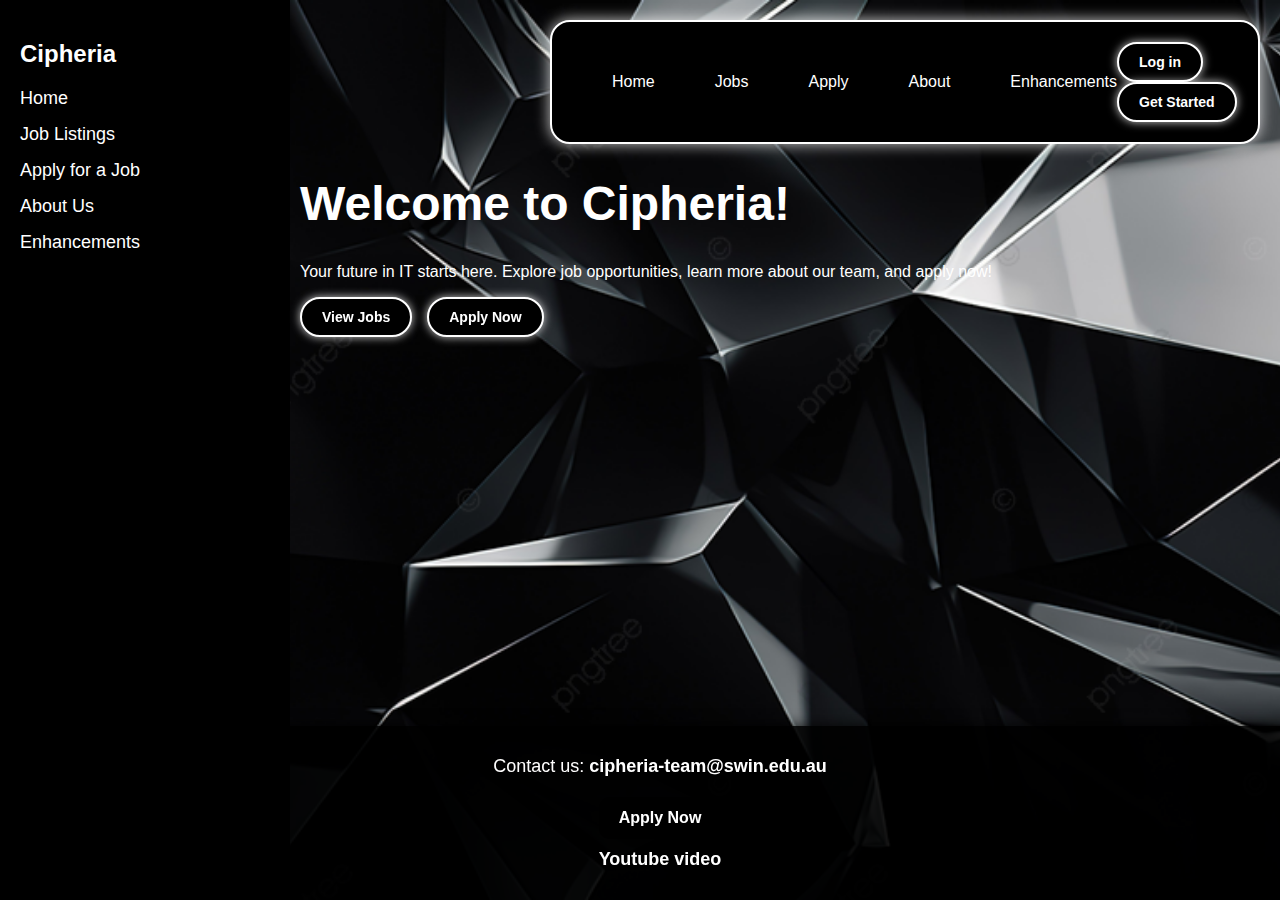
<file: fantastic4/index.html>
<!DOCTYPE html>
<html lang="en">
<head>
    <meta charset="UTF-8">
    <meta name="viewport" content="width=device-width, initial-scale=1.0">
    <title>Cipheria - Home</title>
    <link rel="stylesheet" href="indexstyles.css">
    <link href="https://fonts.googleapis.com/css2?family=Inter:wght@400;700&display=swap" rel="stylesheet">
</head>
<body>
    <div class="sidebar">
        <h2>Cipheria</h2>
        <ul>
            <li><a href="index.html">Home</a></li>
            <li><a href="jobs.html">Job Listings</a></li>
            <li><a href="apply.html">Apply for a Job</a></li>
            <li><a href="aboutus.html">About Us</a></li>
            <li><a href="enhancement.html">Enhancements</a></li>
        </ul>
    </div>

    <div class="main-content">
        <header>
            <nav>
                <ul>
                    <li><a href="index.html">Home</a></li>
                    <li><a href="jobs.html">Jobs</a></li>
                    <li><a href="apply.html">Apply</a></li>
                    <li><a href="about.html">About</a></li>
                    <li><a href="enhancement.html">Enhancements</a></li>
                </ul>
            </nav>
            <div class="auth-buttons">
                <a href="login.html"><button>Log in</button></a>
                <a href="apply.html"><button class="primary">Get Started</button></a>
            </div>            
        </header>

        <main>
            <h1>Welcome to Cipheria!</h1>
            <p>Your future in IT starts here. Explore job opportunities, learn more about our team, and apply now!</p>
            <div class="buttons">
                <a href="jobs.html"><button class="primary">View Jobs</button></a>
                <a href="apply.html"><button class="secondary">Apply Now</button></a>
            </div>
        </main> 
        <footer>
            <p>Contact us: <a href="mailto:cipheria-team@swin.edu.au">cipheria-team@swin.edu.au</a></p>
            <p><a href="apply.html"><button type="submit" class="signup-btn" > Apply Now</a></button></p>
            <p><a href="https://www.youtube.com/watch?v=8E3aLM1lmOE"> Youtube video</a></button></p>
        </footer>
    </div>
</body>
</html>
</file>
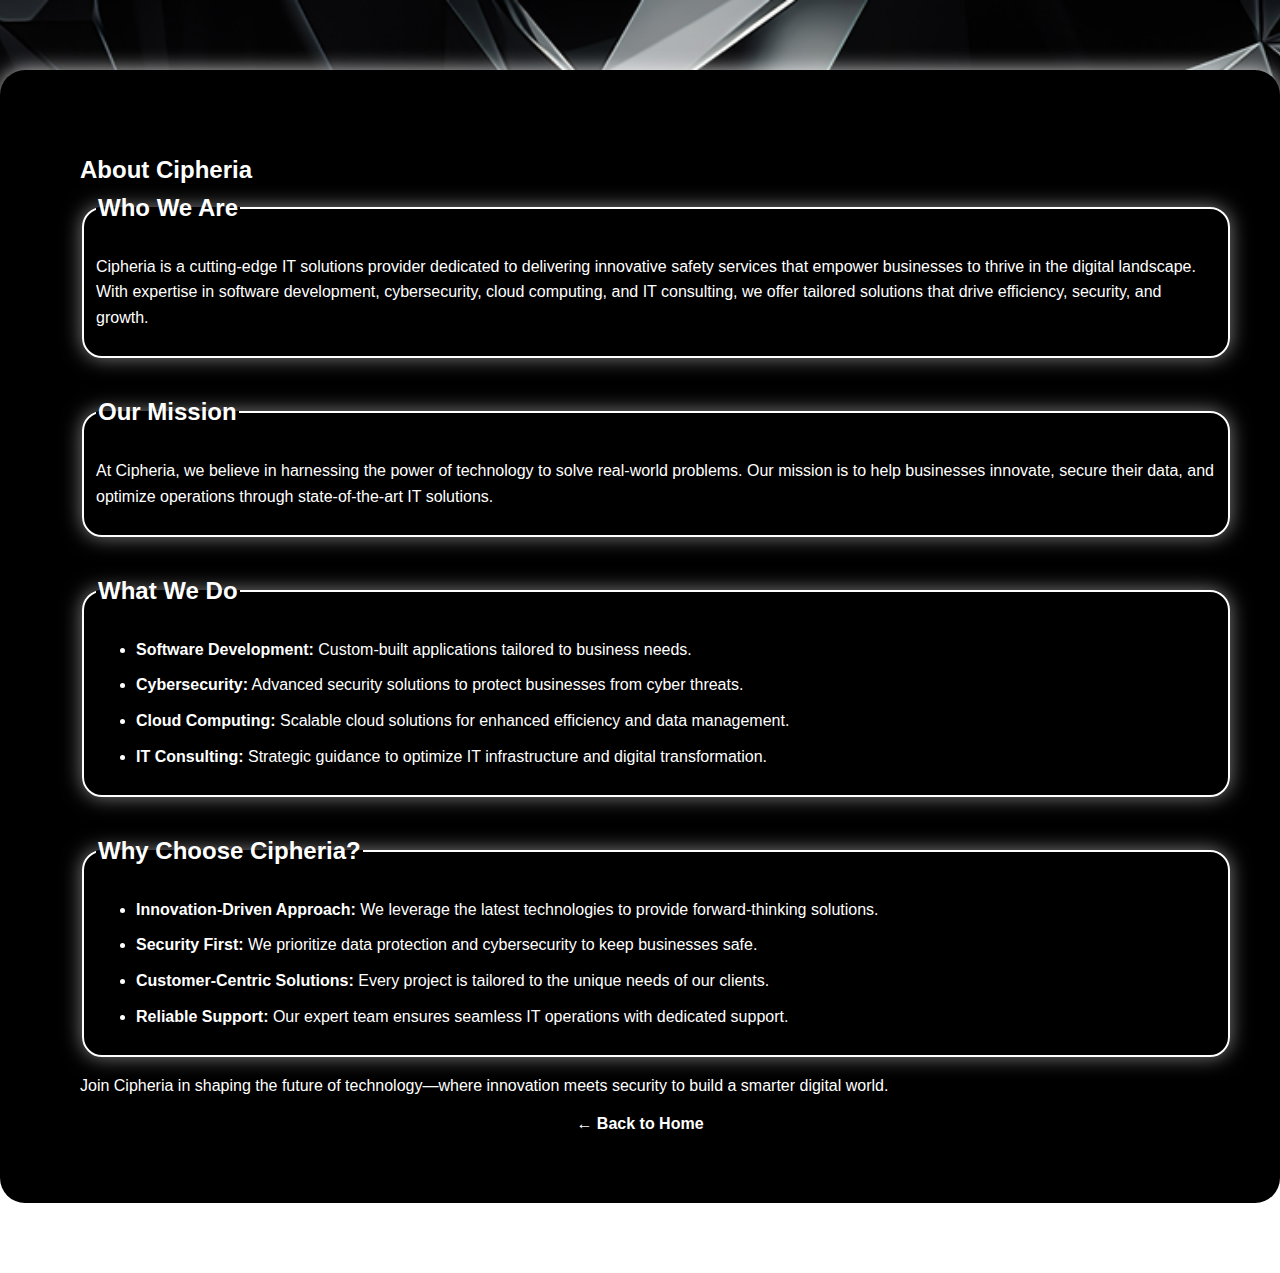
<file: fantastic4/about.html>
<!DOCTYPE html>
<html lang="en">
<head>
    <meta charset="UTF-8">
    <meta name="viewport" content="width=device-width, initial-scale=1.0">
    <title>About Cipheria</title>
    <link rel="stylesheet" href="aboutstyle.css">
</head>
<body>
    <div class="container">
        <h1>About Cipheria</h1>
        <div class="grid">
            <fieldset>
                <legend>Who We Are</legend>
                <p>Cipheria is a cutting-edge IT solutions provider dedicated to delivering innovative safety services that empower businesses to thrive in the digital landscape. With expertise in software development, cybersecurity, cloud computing, and IT consulting, we offer tailored solutions that drive efficiency, security, and growth.</p>
            </fieldset>

            <fieldset>
                <legend>Our Mission</legend>
                <p>At Cipheria, we believe in harnessing the power of technology to solve real-world problems. Our mission is to help businesses innovate, secure their data, and optimize operations through state-of-the-art IT solutions.</p>
            </fieldset>

            <fieldset>
                <legend>What We Do</legend>
                <ul>
                    <li><strong>Software Development:</strong> Custom-built applications tailored to business needs.</li>
                    <li><strong>Cybersecurity:</strong> Advanced security solutions to protect businesses from cyber threats.</li>
                    <li><strong>Cloud Computing:</strong> Scalable cloud solutions for enhanced efficiency and data management.</li>
                    <li><strong>IT Consulting:</strong> Strategic guidance to optimize IT infrastructure and digital transformation.</li>
                </ul>
            </fieldset>

            <fieldset>
                <legend>Why Choose Cipheria?</legend>
                <ul>
                    <li><strong>Innovation-Driven Approach:</strong> We leverage the latest technologies to provide forward-thinking solutions.</li>
                    <li><strong>Security First:</strong> We prioritize data protection and cybersecurity to keep businesses safe.</li>
                    <li><strong>Customer-Centric Solutions:</strong> Every project is tailored to the unique needs of our clients.</li>
                    <li><strong>Reliable Support:</strong> Our expert team ensures seamless IT operations with dedicated support.</li>
                </ul>
            </fieldset>
        </div>
        <p>Join Cipheria in shaping the future of technology—where innovation meets security to build a smarter digital world.</p>
        <a href="index.html" class="back-to-home">← Back to Home</a>
    </div>
</body>
</html>
</file>
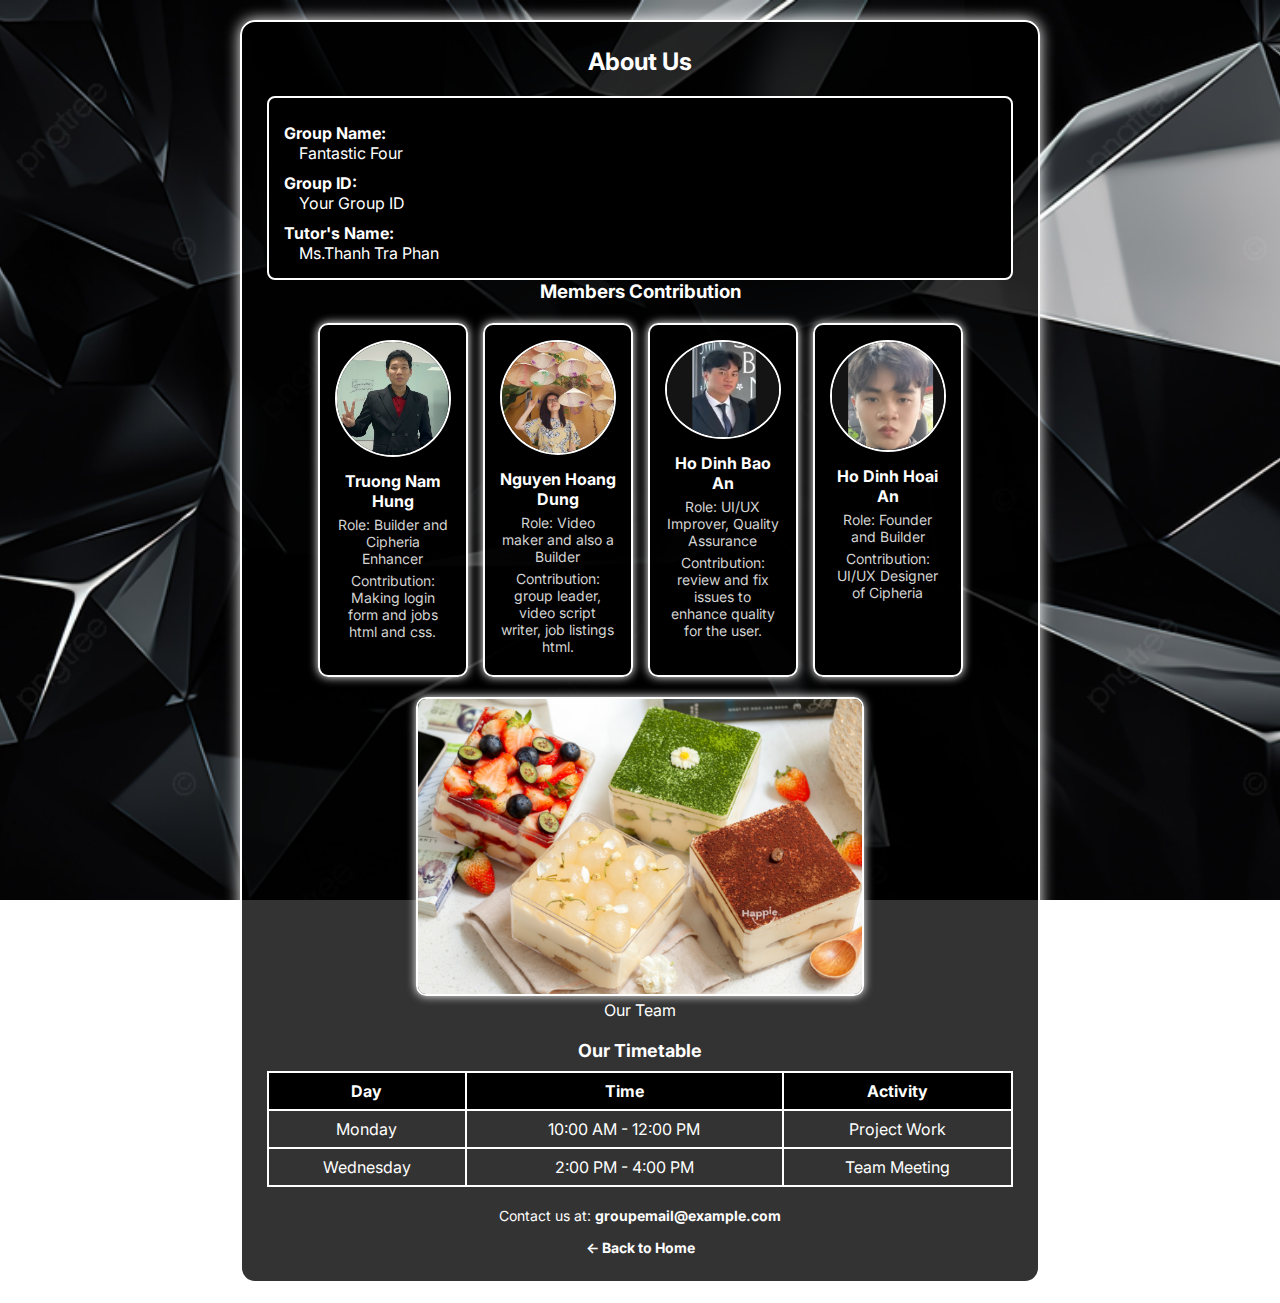
<file: fantastic4/aboutus.html>
<!DOCTYPE html>
<html lang="en">
<head>
    <meta charset="UTF-8">
    <meta name="viewport" content="width=device-width, initial-scale=1.0">
    <title>About Us</title>
    <link rel="stylesheet" href="aboutusstyle.css">
    <link href="https://fonts.googleapis.com/css2?family=Inter:wght@400;700&display=swap" rel="stylesheet">
</head>
<body>

    <section class="about-us">
        <h2>About Us</h2>

        <dl class="info-list">
            <dt>Group Name:</dt>
            <dd>Fantastic Four</dd>

            <dt>Group ID:</dt>
            <dd>Your Group ID</dd>

            <dt>Tutor's Name:</dt>
            <dd>Ms.Thanh Tra Phan </dd>
        </dl>

        <h3>Members Contribution</h3>
        <div class="members">
            <figure class="member">
                <img src="harry.jpg" alt="Member 1">
                <figcaption>
                    <strong>Truong Nam Hung</strong>
                    <p>Role: Builder and Cipheria Enhancer</p>
                    <p>Contribution: Making login form and jobs html and css.</p>
                </figcaption>
            </figure>

            <figure class="member">
                <img src="owner.jpg" alt="Member 2">
                <figcaption>
                    <strong>Nguyen Hoang Dung</strong>
                    <p>Role: Video maker and also a Builder</p>
                    <p>Contribution: group leader, video script writer, job listings html.</p>
                </figcaption>
            </figure>

            <figure class="member">
                <img src="Screenshot 2025-03-02 214420.png" alt="Member 3">
                <figcaption>
                    <strong>Ho Dinh Bao An</strong>
                    <p>Role: UI/UX Improver, Quality Assurance</p>
                    <p>Contribution: review and fix issues to enhance quality for the user.</p>
                </figcaption>
            </figure>

            <figure class="member">
                <img src="Screenshot 2025-03-02 214201.png" alt="Member 4">
                <figcaption>
                    <strong>Ho Dinh Hoai An</strong>
                    <p>Role: Founder and Builder</p>
                    <p>Contribution: UI/UX Designer of Cipheria</p>
                </figcaption>
            </figure>
        </div>

        <figure class="group-photo">
            <img src="Screenshot 2025-03-02 215236.png" alt="Group Photo" />
            <figcaption>Our Team</figcaption>
        </figure>

        <table class="timetable">
            <caption>Our Timetable</caption>
            <thead>
                <tr>
                    <th>Day</th>
                    <th>Time</th>
                    <th>Activity</th>
                </tr>
            </thead>
            <tbody>
                <tr>
                    <td>Monday</td>
                    <td>10:00 AM - 12:00 PM</td>
                    <td>Project Work</td>
                </tr>
                <tr>
                    <td>Wednesday</td>
                    <td>2:00 PM - 4:00 PM</td>
                    <td>Team Meeting</td>
                </tr>
            </tbody>
        </table>

        <p class="contact">
            Contact us at: <a href="mailto:groupemail@example.com" class="email">groupemail@example.com</a>
            <a href="index.html" class="back-to-home">← Back to Home</a>
        </p>
    </section>

</body>
</html>
</file>
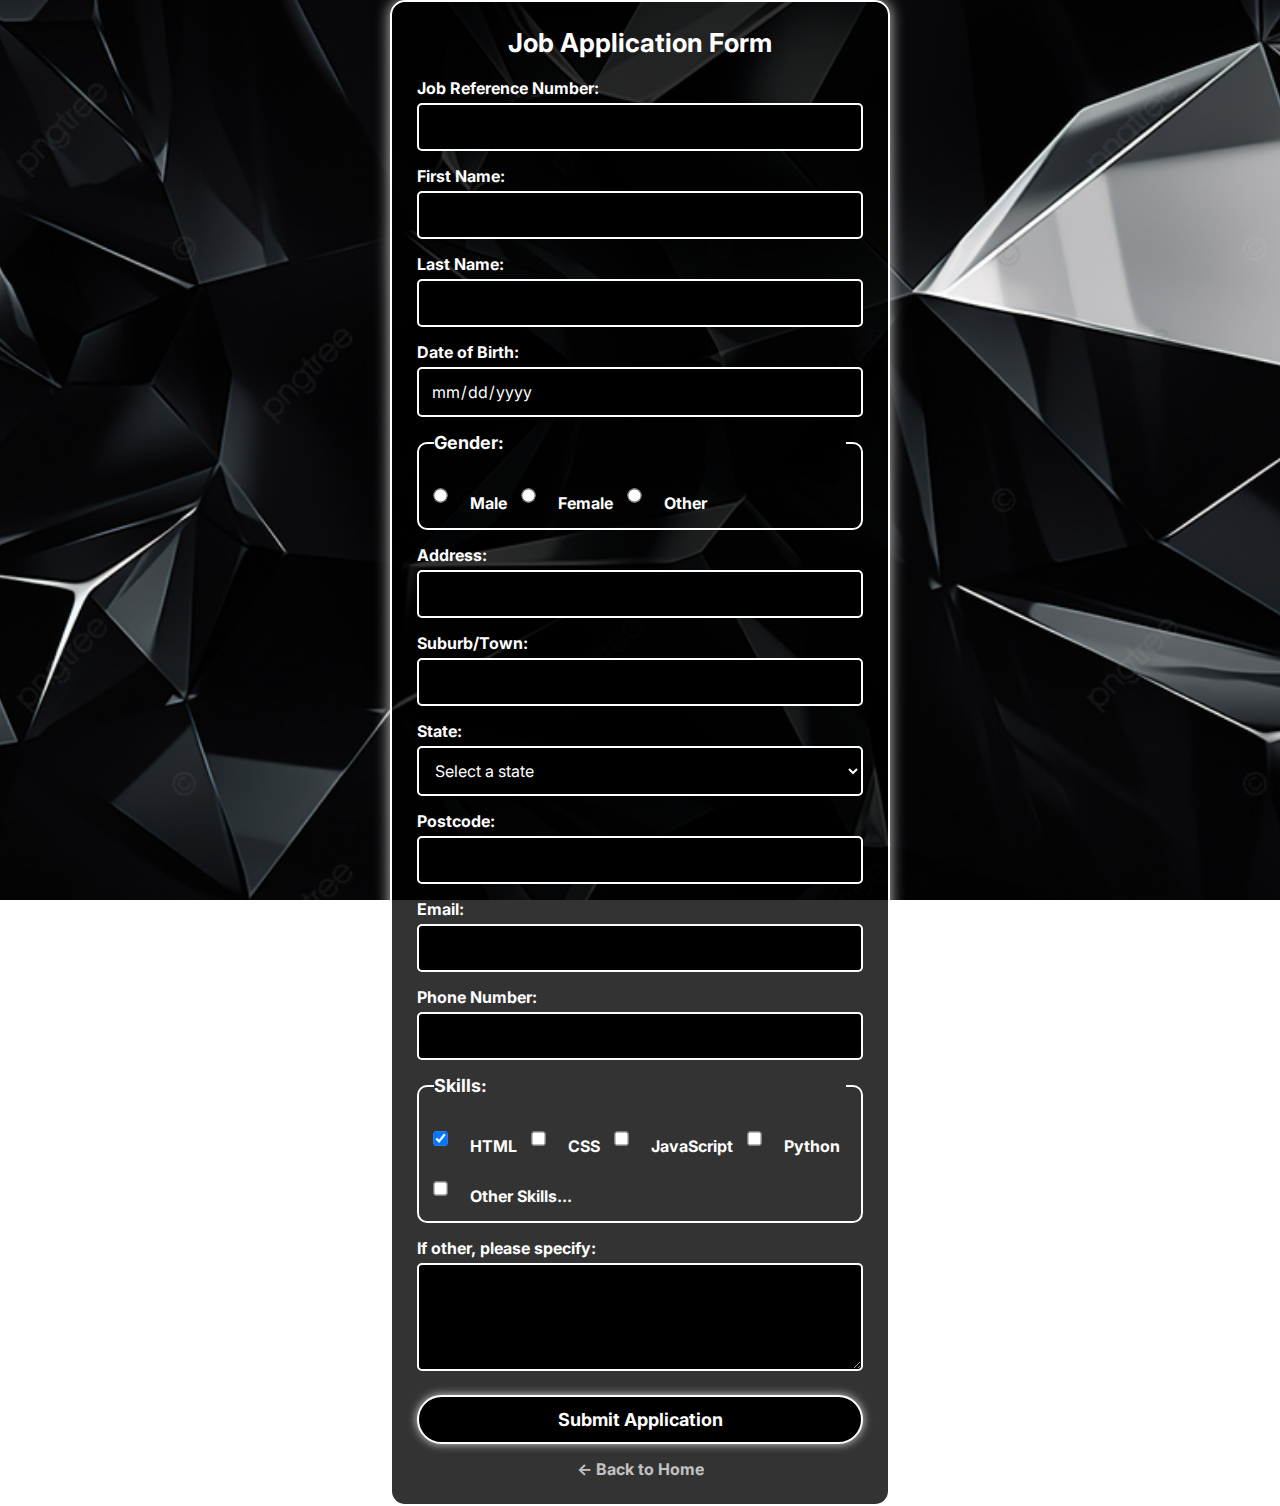
<file: fantastic4/apply.html>
<!DOCTYPE html>
<html lang="en">
<head>
    <meta charset="UTF-8">
    <meta name="viewport" content="width=device-width, initial-scale=1.0">
    <title>Job Application</title>
    <link rel="stylesheet" href="applystyle.css">
    <link href="https://fonts.googleapis.com/css2?family=Inter:wght@400;700&display=swap" rel="stylesheet">
</head>
<body>
    <div class="container">
        <h2>Job Application Form</h2>
        <form action="https://mercury.swin.edu.au/it000000/formtest.php" method="post">
            <label for="jobRef">Job Reference Number:</label>
            <input type="text" id="jobRef" name="jobRef" pattern="[A-Za-z0-9]{5}" required>
            
            <label for="firstName">First Name:</label>
            <input type="text" id="firstName" name="firstName" value="" pattern="^[a-zA-Z]+$" maxlength="15" title="alphabet only" required>
            
            <label for="lastName">Last Name:</label>
            <input type="text" id="lastName" name="lastName" value="" pattern="^[a-zA-Z]+$" maxlength="15" title="alphabet only" required>
            
            <label for="dob">Date of Birth:</label>
            <input type="date" id="dob" name="dob" required>
            
            <fieldset>
                <legend>Gender:</legend>
                <input type="radio" id="male" name="gender" value="Male" required>
                <label for="male">Male</label>
                <input type="radio" id="female" name="gender" value="Female" required>
                <label for="female">Female</label>
                <input type="radio" id="other" name="gender" value="Other" required>
                <label for="other">Other</label>
            </fieldset>
            
            <label for="address">Address:</label>
            <input type="text" id="address" name="address" required>
            
            <label for="suburb">Suburb/Town:</label>
            <input type="text" id="suburb" name="suburb" required>
            
            <label for="state">State:</label>
            <select id="state" name="state" required>
                <option value="">Select a state</option>
                <option value="VIC">VIC</option>
                <option value="NSW">NSW</option>
                <option value="QLD">QLD</option>
                <option value="SA">SA</option>
                <option value="WA">WA</option>
                <option value="TAS">TAS</option>
                <option value="NT">NT</option>
                <option value="ACT">ACT</option>
            </select>
            
            <label for="postcode">Postcode:</label>
            <input type="text" id="postcode" name="postcode" pattern="\d{4}" title="4 number only"required>
            
            <label for="email">Email:</label>
            <input type="email" id="email" name="email" title="abcd.@gmail.com" required>
            
            <label for="phone">Phone Number:</label>
            <input type="tel" id="phone" name="phone" pattern="\d{10}" required>
            
            <fieldset>
                <legend>Skills:</legend>
                <input type="checkbox" id="html" name="skills" value="HTML" checked>
                <label for="html">HTML</label>
                <input type="checkbox" id="css" name="skills" value="CSS">
                <label for="css">CSS</label>
                <input type="checkbox" id="js" name="skills" value="JavaScript">
                <label for="js">JavaScript</label>
                <input type="checkbox" id="python" name="skills" value="Python">
                <label for="python">Python</label>
                <input type="checkbox" id="other" name="skills" value="Other">
                <label for="other">Other Skills...</label>
            </fieldset>
            
            <label for="otherSkills">If other, please specify:</label>
            <textarea id="otherSkills" name="otherSkills" rows="4"></textarea>
            
            <button type="submit">Submit Application</button>
        </form>
        <a href="index.html" class="back-to-home">← Back to Home</a>
    </div>
</body>
</html>
</file>
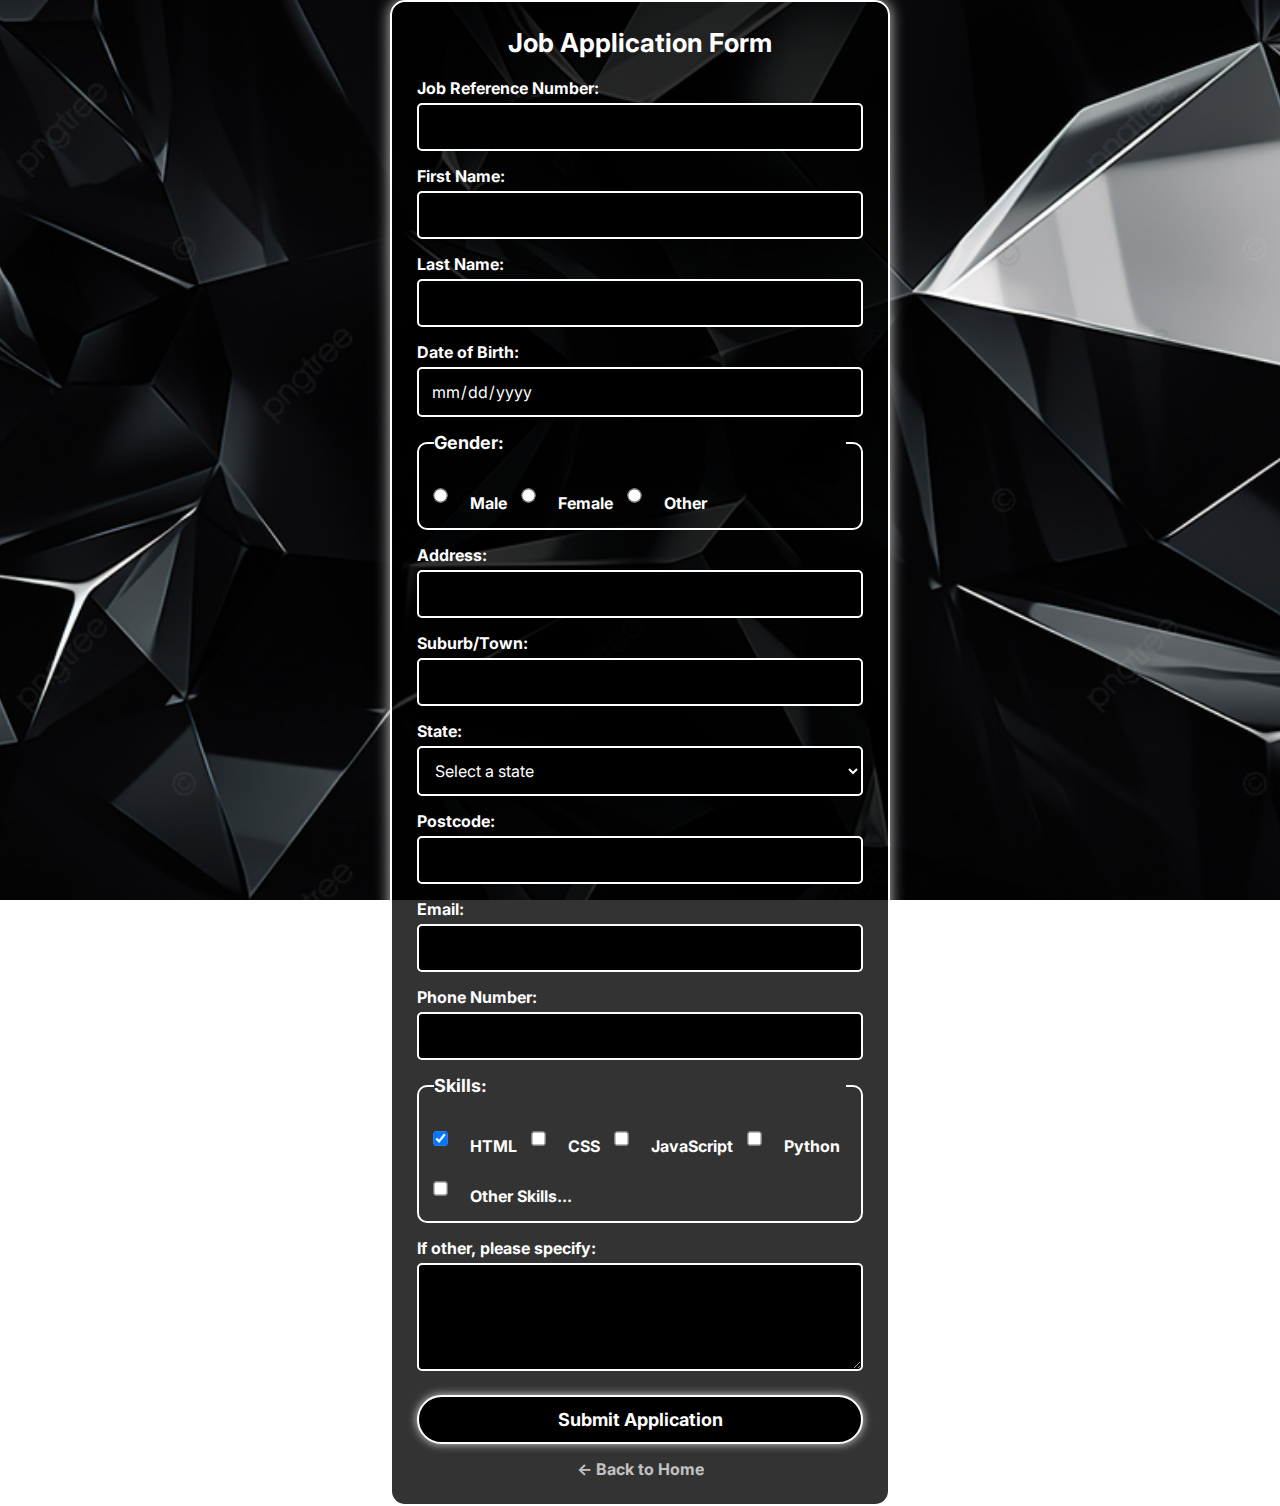
<file: fantastic4/applynew.html>
<!DOCTYPE html>
<html lang="en">
<head>
    <meta charset="UTF-8">
    <meta name="viewport" content="width=device-width, initial-scale=1.0">
    <title>Job Application</title>
    <link rel="stylesheet" href="applystyle.css">
    <link href="https://fonts.googleapis.com/css2?family=Inter:wght@400;700&display=swap" rel="stylesheet">
</head>
<body>
    <div class="container">
        <h2>Job Application Form</h2>
        <form action="process_eoi.php" method="post" novalidate="novalidate">
            <label for="jobRef">Job Reference Number:</label>
            <input type="text" id="jobRef" name="jobRef" pattern="[A-Za-z0-9]{5}" required>
            
            <label for="firstName">First Name:</label>
            <input type="text" id="firstName" name="firstName" value="" pattern="^[a-zA-Z]+$" maxlength="15" title="alphabet only" required>
            
            <label for="lastName">Last Name:</label>
            <input type="text" id="lastName" name="lastName" value="" pattern="^[a-zA-Z]+$" maxlength="15" title="alphabet only" required>
            
            <label for="dob">Date of Birth:</label>
            <input type="date" id="dob" name="dob" required>
            
            <fieldset>
                <legend>Gender:</legend>
                <input type="radio" id="male" name="gender" value="Male" required>
                <label for="male">Male</label>
                <input type="radio" id="female" name="gender" value="Female" required>
                <label for="female">Female</label>
                <input type="radio" id="other" name="gender" value="Other" required>
                <label for="other">Other</label>
            </fieldset>
            
            <label for="address">Address:</label>
            <input type="text" id="address" name="address" required>
            
            <label for="suburb">Suburb/Town:</label>
            <input type="text" id="suburb" name="suburb" required>
            
            <label for="state">State:</label>
            <select id="state" name="state" required>
                <option value="">Select a state</option>
                <option value="VIC">VIC</option>
                <option value="NSW">NSW</option>
                <option value="QLD">QLD</option>
                <option value="SA">SA</option>
                <option value="WA">WA</option>
                <option value="TAS">TAS</option>
                <option value="NT">NT</option>
                <option value="ACT">ACT</option>
            </select>
            
            <label for="postcode">Postcode:</label>
            <input type="text" id="postcode" name="postcode" pattern="\d{4}" title="4 number only" required>
            
            <label for="email">Email:</label>
            <input type="email" id="email" name="email" title="abcd.@gmail.com" required>
            
            <label for="phone">Phone Number:</label>
            <input type="tel" id="phone" name="phone" pattern="\d{10}" required>
            
            <fieldset>
                <legend>Skills:</legend>
                <input type="checkbox" id="html" name="skills[]" value="HTML" checked>
                <label for="html">HTML</label>
                <input type="checkbox" id="css" name="skills[]" value="CSS">
                <label for="css">CSS</label>
                <input type="checkbox" id="js" name="skills[]" value="JavaScript">
                <label for="js">JavaScript</label>
                <input type="checkbox" id="python" name="skills[]" value="Python">
                <label for="python">Python</label>
                <input type="checkbox" id="other" name="skills[]" value="Other">
                <label for="other">Other Skills...</label>
            </fieldset>
            
            <label for="otherSkills">If other, please specify:</label>
            <textarea id="otherSkills" name="otherSkills" rows="4"></textarea>
            
            <button type="submit">Submit Application</button>
        </form>
        <a href="index.html" class="back-to-home">← Back to Home</a>
    </div>
</body>
</html>
</file>
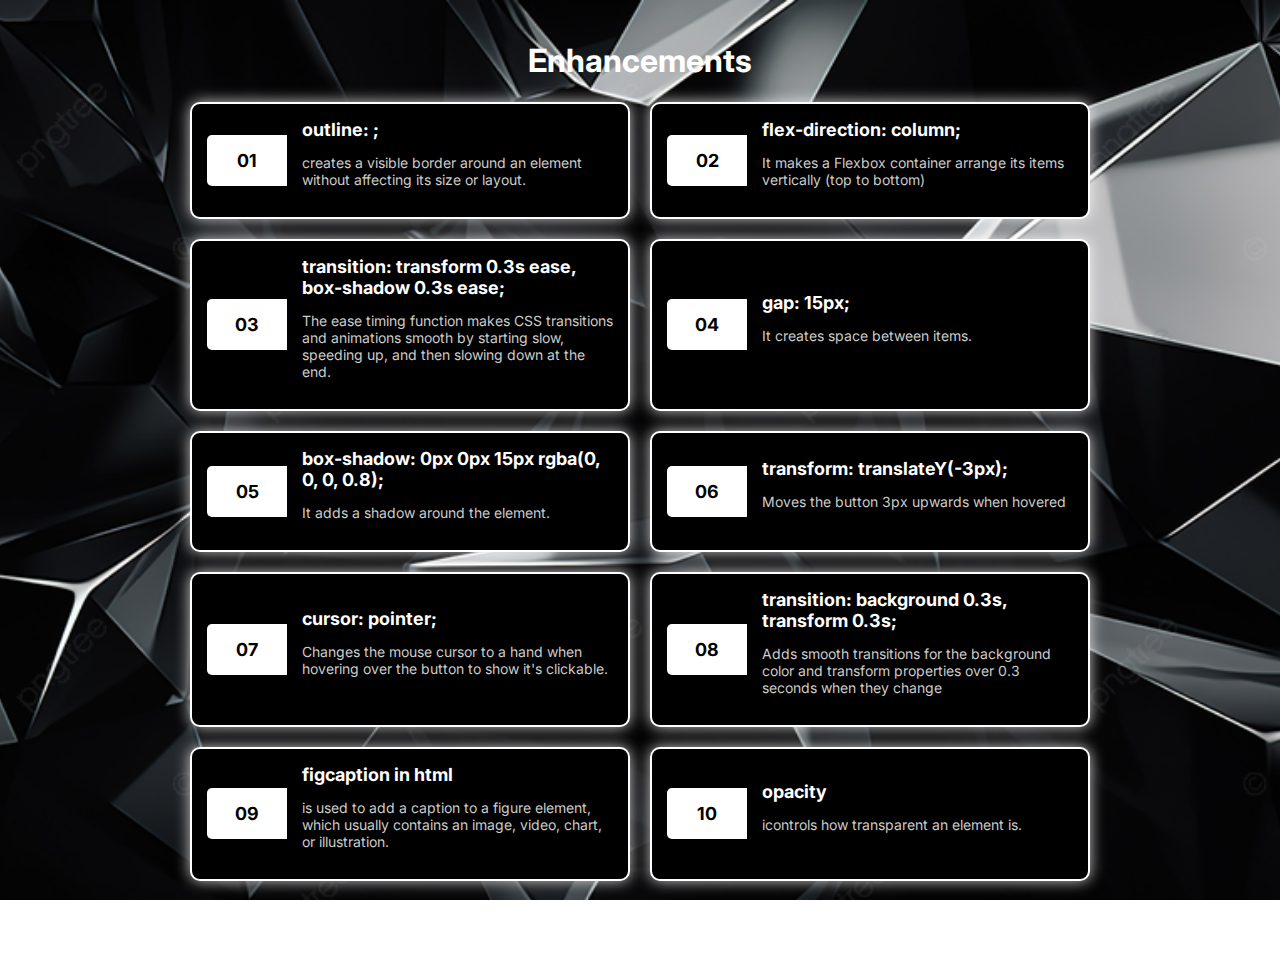
<file: fantastic4/enhancement.html>
<!DOCTYPE html>
<html lang="en">
<head>
    <meta charset="UTF-8">
    <meta name="viewport" content="width=device-width, initial-scale=1.0">
    <title>Infographic Style</title>
    <link rel="stylesheet" href="enhancementstyle.css">
    <link href="https://fonts.googleapis.com/css2?family=Inter:wght@400;700&display=swap" rel="stylesheet">
</head>
<body>
    <h1>Enhancements</h1>
    <div class="container">
        <div class="box">
            <div class="number">01</div>
            <div class="content">
                <h3>outline: ;</h3>
                <p> creates a visible border around an element without affecting its size or layout.</p>
            </div>
        </div>
        <div class="box">
            <div class="number">02</div>
            <div class="content">
                <h3>flex-direction: column;</h3>
                <p>It makes a Flexbox container arrange its items vertically (top to bottom)</p>
            </div>
        </div>
        <div class="box">
            <div class="number">03</div>
            <div class="content">
                <h3>transition: transform 0.3s ease, box-shadow 0.3s ease;</h3>
                <p>The ease timing function makes CSS transitions and animations smooth by starting slow, speeding up, and then slowing down at the end.</p>
            </div>
        </div>
        <div class="box">
            <div class="number">04</div>
            <div class="content">
                <h3>gap: 15px;</h3>
                <p>It creates space between items.</p>
            </div>
        </div>
        <div class="box">
            <div class="number">05</div>
            <div class="content">
                <h3>box-shadow: 0px 0px 15px rgba(0, 0, 0, 0.8);</h3>
                <p>It adds a shadow around the element.</p>
            </div>
        </div>
        <div class="box">
            <div class="number">06</div>
            <div class="content">
                <h3>transform: translateY(-3px);</h3>
                <p>Moves the button 3px upwards when hovered</p>
            </div>
        </div>
        <div class="box">
            <div class="number">07</div>
            <div class="content">
                <h3>cursor: pointer;</h3>
                <p>Changes the mouse cursor to a hand when hovering over the button to show it's clickable.</p>
            </div>
        </div>
        <div class="box">
            <div class="number">08</div>
            <div class="content">
                <h3>transition: background 0.3s, transform 0.3s;</h3>
                <p>Adds smooth transitions for the background color and transform properties over 0.3 seconds when they change</p>
            </div>
        </div>
        <div class="box">
            <div class="number">09</div>
            <div class="content">
                <h3>figcaption in html</h3>
                <p> is used to add a caption to a figure element, which usually contains an image, video, chart, or illustration.</p>
            </div>
        </div>
        <div class="box">
            <div class="number">10</div>
            <div class="content">
                <h3>opacity</h3>
                <p> icontrols how transparent an element is.</p>
            </div>
        </div>
        <a href="index.html" class="back-to-home">← Back to Home</a>
    </div>
</body>
</html>
</file>
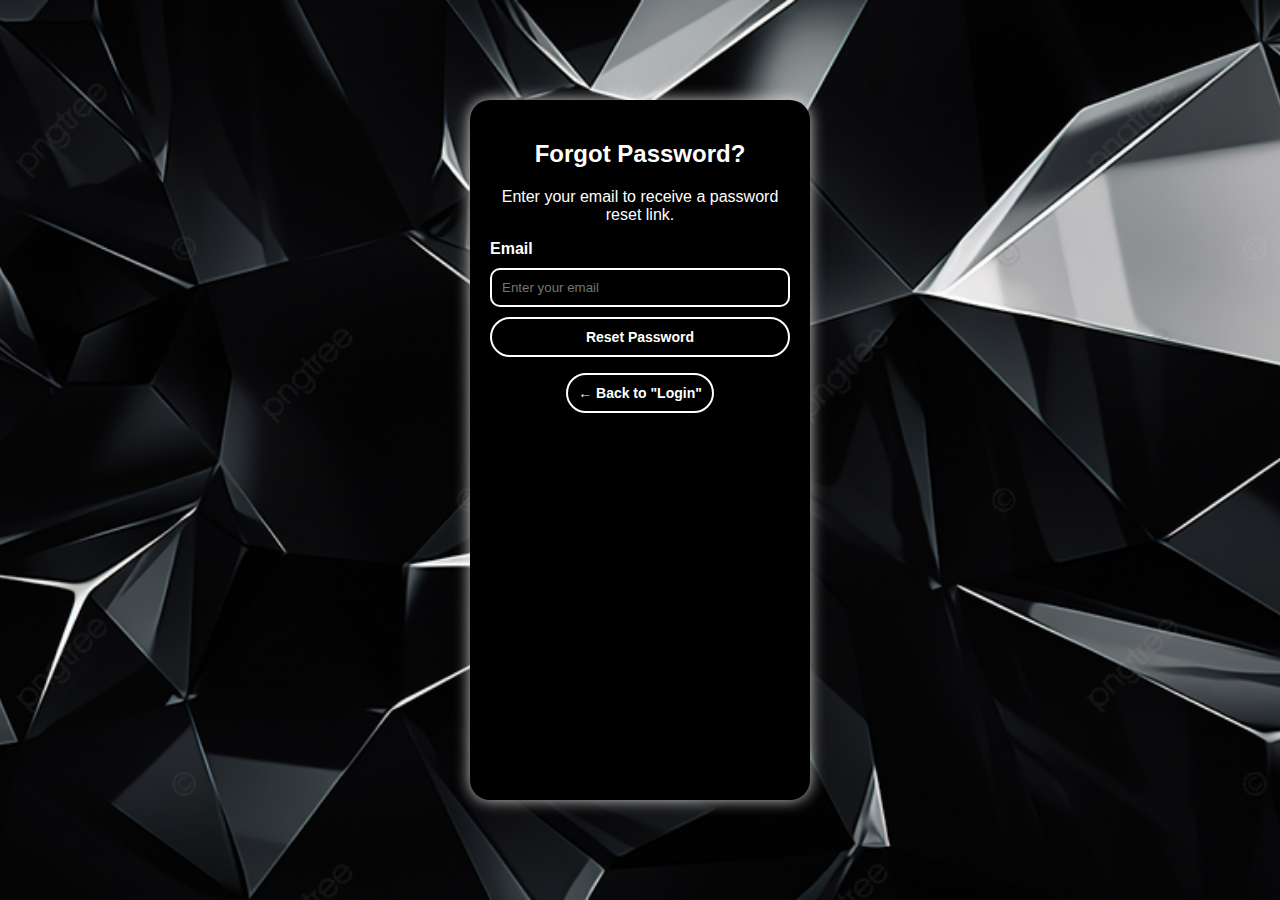
<file: fantastic4/forgotpass.html>
<html lang="en">
<head>
    <meta charset="UTF-8">
    <meta name="viewport" content="width=device-width, initial-scale=1.0">
    <title>Forgot Password</title>
    <link rel="stylesheet" href="loginstyle.css">
</head>
<body>
    <div class="login-container">
        <h2>Forgot Password?</h2>
        <p>Enter your email to receive a password reset link.</p>
        <form action="login.html">
            <label for="email">Email</label>
            <input type="email" id="email" placeholder="Enter your email" required>
            <button type="submit" class="reset-btn">Reset Password</button>
        </form>
        <a href="login.html" class="back-to-login"><button type="submit" class="signup-btn" >  ← Back to "Login" </button></a>
    </div>
</body>
</html>
</file>
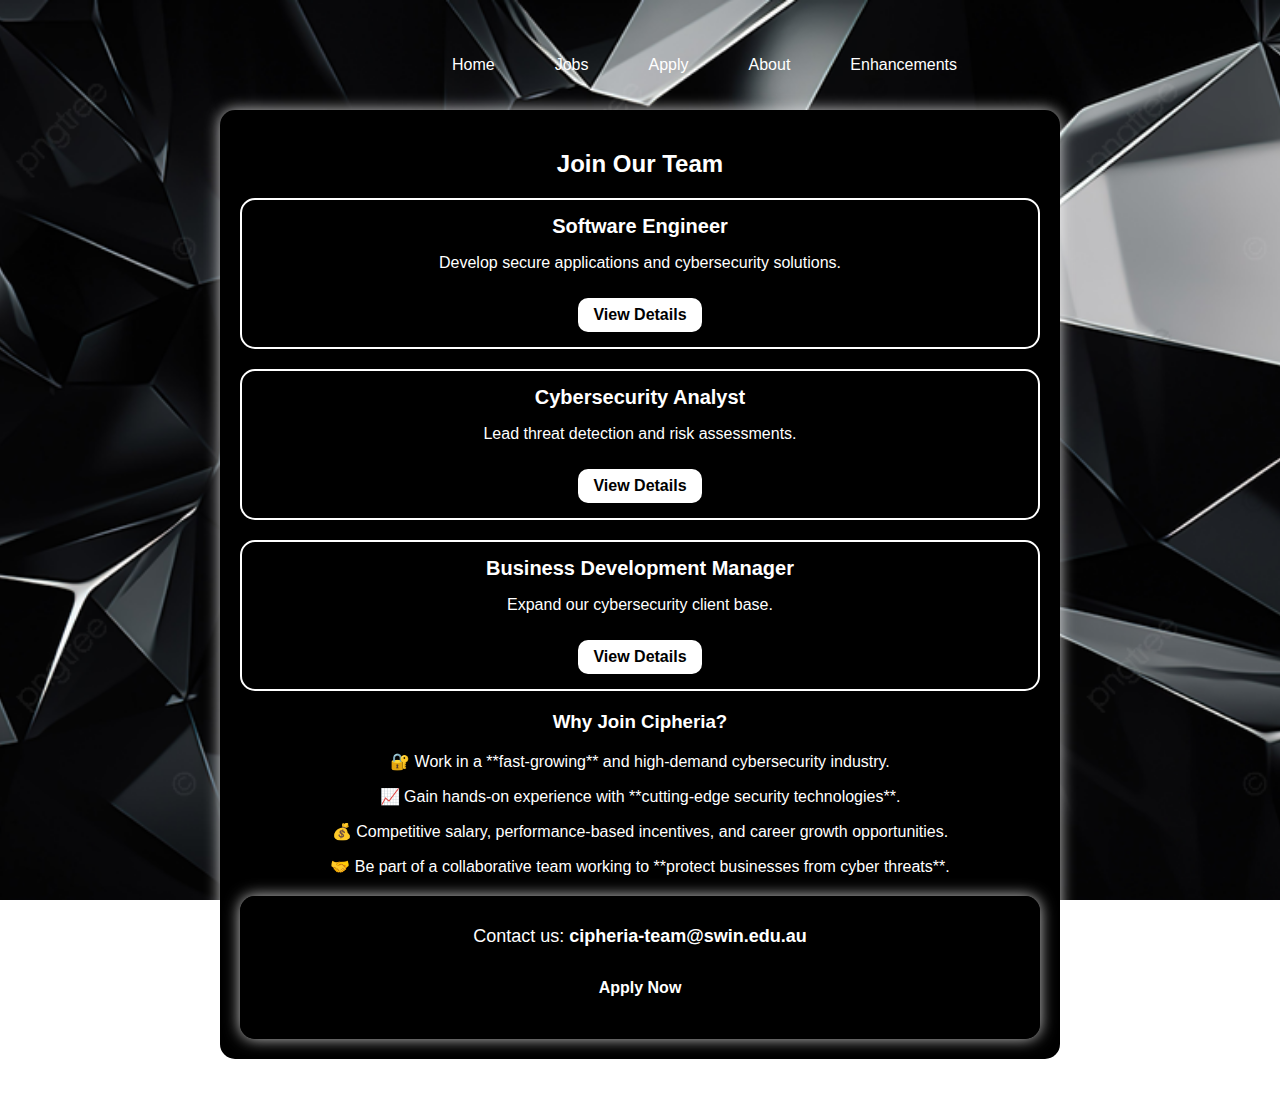
<file: fantastic4/jobs.html>
<!DOCTYPE html>
<html lang="en">
<head>
    <meta charset="UTF-8">
    <meta name="viewport" content="width=device-width, initial-scale=1.0">
    <title>Job Listings - Cipheria</title>
    <link rel="stylesheet" href="jobsstyle.css">
</head>
<body>
    <div class="main-content">
    <header>
        <nav>
            <ul>
                <li><a href="index.html">Home</a></li>
                <li><a href="jobs.html">Jobs</a></li>
                <li><a href="apply.html">Apply</a></li>
                <li><a href="About.html">About</a></li>
                <li><a href="enhancement.html">Enhancements</a></li>
            </ul>
        </nav>
    </header>
</div>
    <div class="jobs-section">
        <h2>Join Our Team</h2>
        <div class="job-listing">
            <div class="job-title">Software Engineer</div>
            <p class="job-description">Develop secure applications and cybersecurity solutions.</p>
            <a href="#job1" class="job-button">View Details</a>
        </div>

    <div id="job1" class="job-details">
        <section>
            <h2>Software Engineer - Cybersecurity Solutions</h2>
            <p><strong>Job Reference:</strong> SE456</p>
            <p><strong>Salary Range:</strong> 25,000,000 - 45,000,000 VND per month</p>
            <p><strong>Reports To:</strong> Lead Security Engineer</p>
            <h3>Position Description</h3>
            <p>As a Software Engineer at Cipheria, you will develop and maintain security applications, work on anti-malware and intrusion detection systems, and collaborate with cybersecurity analysts to ensure compliance with Vietnamese cybersecurity laws.</p>
            <h3>Key Responsibilities</h3>
            <ol>
                <li>Develop secure software applications to prevent cyber threats.</li>
                <li>Implement encryption, authentication, and access control mechanisms.</li>
                <li>Conduct code reviews and vulnerability assessments.</li>
                <li>Work with cybersecurity teams to analyze security incidents.</li>
                <li>Integrate security features into web and mobile applications.</li>
                <li>Ensure compliance with cybersecurity laws and standards.</li>
            </ol>
            <h3>Essential Skills</h3>
            <ul>
                <li>Strong programming skills in Python, Java, or C++.</li>
                <li>Understanding of network security protocols (SSL/TLS, VPN, Firewall configurations).</li>
                <li>Experience with web security testing tools (Burp Suite, OWASP ZAP).</li>
            </ul>
            <h3>Preferable Skills</h3>
            <ul>
                <li>Certifications such as CEH, OSCP, or CompTIA Security+.</li>
                <li>Experience in penetration testing, malware analysis, or digital forensics.</li>
            </ul>
        </section>
        <a href="#" class="close-button">Close</a>
    </div>        

        <div class="job-listing">
            <div class="job-title">Cybersecurity Analyst</div>
            <p class="job-description">Lead threat detection and risk assessments.</p>
            <a href="#job2" class="job-button">View Details</a>
        </div>

    <div id="job2" class="job-details">
        <section>
            <h2>Senior Cybersecurity Analyst</h2>
            <p><strong>Job Reference:</strong> CSA789</p>
            <p><strong>Salary Range:</strong> 35,000,000 - 60,000,000 VND per month</p>
            <p><strong>Reports To:</strong> Chief Information Security Officer (CISO)</p>
            <h3>Position Description</h3>
            <p>As a Senior Cybersecurity Analyst at Cipheria, you will lead threat detection, risk assessment, and security operations to ensure data protection and compliance with Vietnamese cybersecurity regulations.</p>
            <h3>Key Responsibilities</h3>
            <ol>
                <li>Monitor and respond to security threats in real time.</li>
                <li>Conduct penetration testing and vulnerability assessments.</li>
                <li>Develop and implement incident response plans.</li>
                <li>Analyze security logs using SIEM tools.</li>
                <li>Lead security awareness training for internal teams.</li>
            </ol>
            <h4>Essential Skills</h4>
            <ul>
                <li>Knowledge of network security, firewalls, and IDS/IPS systems.</li>
                <li>Proficiency in penetration testing tools (Burp Suite, Metasploit, Nmap).</li>
            </ul>
            <h4>Preferable Skills</h4>
            <ul>
                <li>Certifications such as CISSP, CISM, CEH, or OSCP.</li>
                <li>Experience with cloud security solutions.</li>
            </ul>
        </section>
        <a href="#" class="close-button">Close</a>
    </div>

        <div class="job-listing">
            <div class="job-title">Business Development Manager</div>
            <p class="job-description">Expand our cybersecurity client base.</p>
            <a href="#job3" class="job-button">View Details</a>
        </div>

    <div id="job3" class="job-details">
        <section>
            <h2>Business Development Manager</h2>
            <p><strong>Job Reference:</strong> BDM101</p>
            <p><strong>Salary Range:</strong> 30,000,000 - 55,000,000 VND per month (plus incentives)</p>
            <p><strong>Reports To:</strong> Chief Executive Officer (CEO)</p>
            <h3>Position Description</h3>
            <p>As a Business Development Manager at Cipheria, you will identify new business opportunities, form strategic partnerships, and expand our cybersecurity client base.</p>
            <h3>Key Responsibilities</h3>
            <ol>
                <li>Develop and maintain relationships with corporate clients and partners.</li>
                <li>Lead sales negotiations and pricing strategies.</li>
                <li>Monitor market trends and adjust business strategies.</li>
                <li>Prepare business proposals and presentations.</li>
                <li>Ensure client satisfaction and assist in long-term account management.</li>
            </ol>
            <h4>Essential Skills</h4>
            <ul>
                <li>Experience in business development, sales, or account management.</li>
                <li>Strong communication and negotiation skills.</li>
            </ul>
            <h4>Preferable Skills</h4>
            <ul>
                <li>Experience in cybersecurity sales or IT consulting.</li>
                <li>Understanding of Vietnamese business culture and B2B sales.</li>
            </ul>
        </section>
        <a href="#" class="close-button">Close</a>
    </div>

    <aside>
        <h3>Why Join Cipheria?</h3>
        <p>🔐 Work in a **fast-growing** and high-demand cybersecurity industry.</p>
        <p>📈 Gain hands-on experience with **cutting-edge security technologies**.</p>
        <p>💰 Competitive salary, performance-based incentives, and career growth opportunities.</p>
        <p>🤝 Be part of a collaborative team working to **protect businesses from cyber threats**.</p>
    </aside>

    <footer>
        <p>Contact us: <a href="mailto:cipheria-team@swin.edu.au">cipheria-team@swin.edu.au</a></p>
        <p><a href="apply.html"><button type="submit" class="signup-btn" > Apply Now</a></button></p>
    </footer>
    </div>
    <a href="index.html" class="back-to-home">← Back to Home</a>

</body>
</html>
</file>
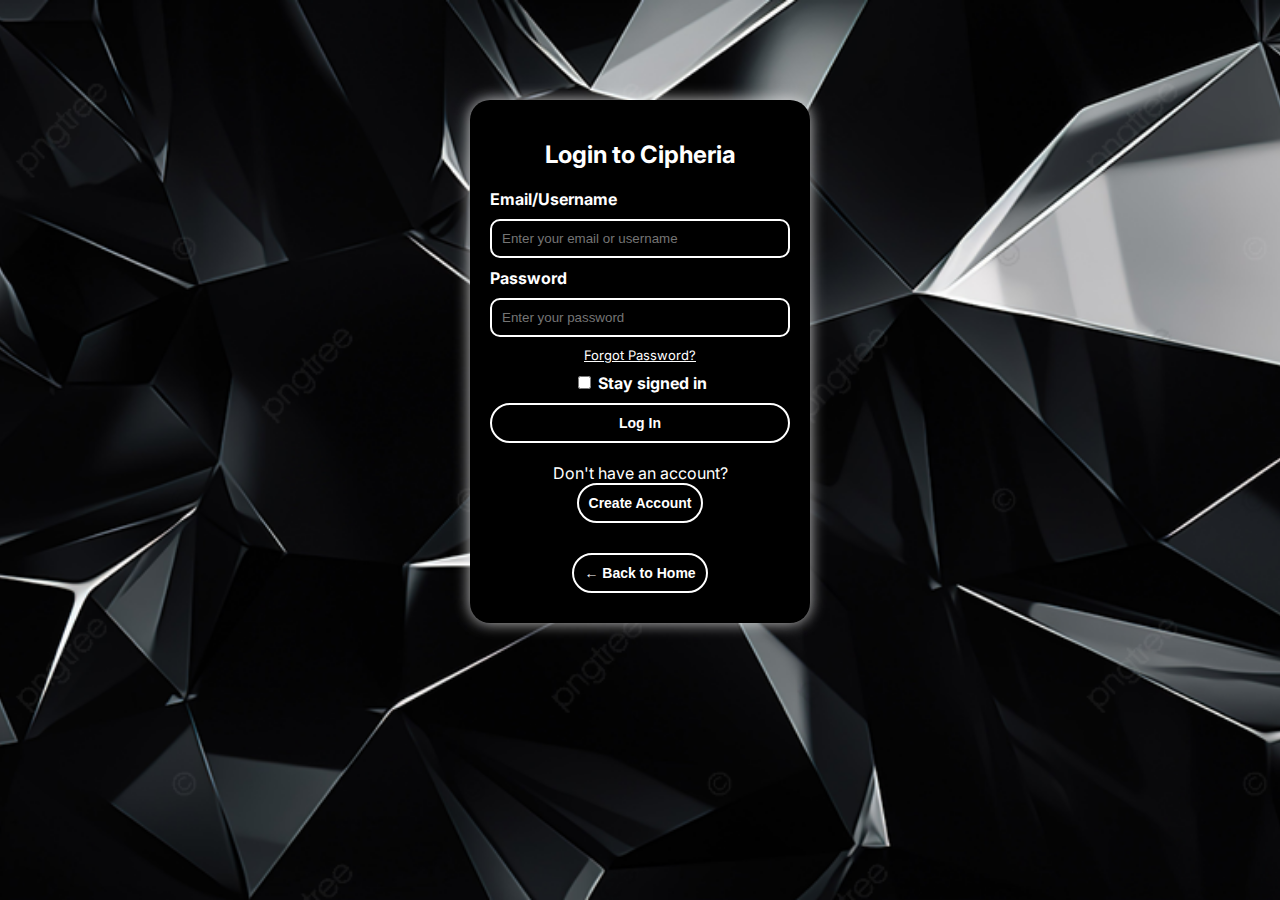
<file: fantastic4/login.html>
<!DOCTYPE html>
<html lang="en">
<head>
    <meta charset="UTF-8">
    <meta name="viewport" content="width=device-width, initial-scale=1.0">
    <title>Login - Cipheria</title>
    <link rel="stylesheet" href="loginstyle.css">
    <link href="https://fonts.googleapis.com/css2?family=Inter:wght@400;700&display=swap" rel="stylesheet">
</head>
</head>
<body>
    <div class="login-container">
        <h2>Login to Cipheria</h2>

        <form action="https://mercury.swin.edu.au/it000000/formtest.php" method="post">
            <label for="email">Email/Username</label>
            <input type="email" id="email" placeholder="Enter your email or username" required>

            <label for="password">Password</label>
            <input type="password" id="password" placeholder="Enter your password" required>
            <a href="forgotpass.html" class="forgot-password">Forgot Password?</a>
            <div class="options">
                <label><input type="checkbox" id="stay-signed-in"> Stay signed in </label>
                <br>
                
            </div>
            
            <button type="submit" class="login-btn">Log In</button>
        </form>
        
        <br>
        <a class="signup-link">Don't have an account?</a>
        <a href="newlogin.html"><button type="submit" class="signup-btn" > Create Account </button> </a>

        <a href="index.html" class="back-link"> <button type="submit" class="signup-btn" >  ← Back to Home </button></a>
    </div>
</body>
</html>
</file>
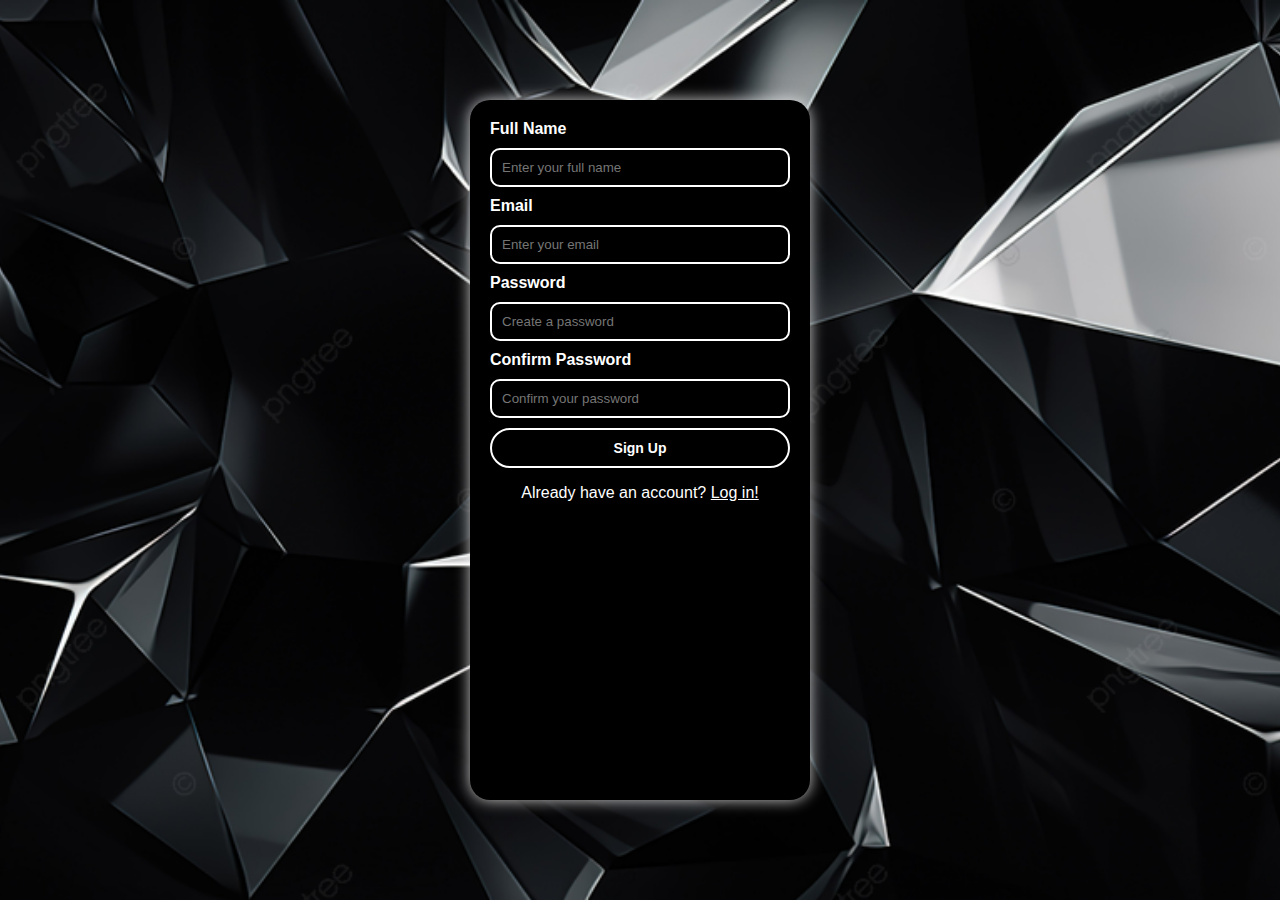
<file: fantastic4/newlogin.html>
<html lang="en">
<head>
    <meta charset="UTF-8">
    <meta name="viewport" content="width=device-width, initial-scale=1.0">
    <title>Sign Up</title>
    <link rel="stylesheet" href="loginstyle.css">

</head>
<body>
    <div class="login-container">
        <form action="login.html">
            <label for="name">Full Name</label>
            <input type="text" id="name" placeholder="Enter your full name" required>
            
            <label for="email">Email</label>
            <input type="email" id="email" placeholder="Enter your email" required>
            
            <label for="password">Password</label>
            <input type="password" id="password" placeholder="Create a password" required>
            
            <label for="confirm-password">Confirm Password</label>
            <input type="password" id="confirm-password" placeholder="Confirm your password" required>
            
            <button type="submit" class="signup-btn">Sign Up</button>
        </form>
        <a class="signup-link">Already have an account? <a href="login.html" class="login-link">Log in!</a></a> 
    </div>
</body>
</html>
</file>
<file: fantastic4/indexstyles.css>
body {
    background: url('pngtree-abstract-black-crystal-background-with-faceted-texture-image_13789357.png') no-repeat center center fixed;
    background-size: cover;
    color: white;
    font-family: 'Inter', sans-serif;
    margin: 0;
    padding: 0;
    display: flex;
    font-family: 'Trebuchet MS', 'Lucida Sans Unicode', 'Lucida Grande', 'Lucida Sans', Arial, sans-serif;
}

header {
    display: flex;
    justify-content: space-between;
    align-items: center;
    padding: 20px;
    background-color: black;
    margin-left: 250px;
    border: 2px solid white; 
    border-radius: 20px; 
    box-shadow: 0px 0px 15px rgba(255, 255, 255, 0.8); 
}

.sidebar {
    width: 250px;
    background: black;
    color: white;
    height: 100vh;
    padding: 20px;
    position: fixed;
    left: 0;
    top: 0;
}

.sidebar ul {
    list-style: none;
    padding: 0;
    margin: 20px 0;
}

.sidebar ul li {
    margin: 15px 0;
    position: relative;
    transition: transform 0.3s ease;
}

.sidebar ul li:hover {
    transform: translateY(-3px);
}

.sidebar ul li a {
    color: white;
    text-decoration: none;
    font-size: 18px;
    transition: color 0.3s ease;
    position: relative;
}

.sidebar ul li a::after {
    content: '';
    display: block;
    width: 0;
    height: 2px;
    background: white;
    transition: width 0.3s ease;
    position: absolute;
    bottom: -5px;
    left: 0;
}

.sidebar ul li a:hover::after {
    width: 100%;
}

.main-content {
    margin-left: 280px;
    padding: 20px;
    text-align: left;
    flex: 1;
}

.logo {
    font-size: 24px;
    font-weight: bold;
}

nav ul {
    list-style: none;
    display: flex;
    gap: 60px;
}

nav ul li {
    position: relative;
    transition: transform 0.3s ease;
}

nav ul li:hover {
    transform: translateY(-3px);
}

nav ul li a {
    color: white;
    text-decoration: none;
    transition: color 0.3s ease;
    position: relative;
}

nav ul li a::after {
    content: '';
    display: block;
    width: 0;
    height: 2px;
    background: white;
    transition: width 0.3s ease;
    position: absolute;
    bottom: -5px;
    left: 0;
}

nav ul li a:hover::after {
    width: 100%;
}

.auth-buttons button, .buttons button {
    background: black;
    border: 2px solid white;
    color: white;
    padding: 10px 20px;
    cursor: pointer;
    border-radius: 50px;
    font-size: 14px;
    font-weight: bold;
    box-shadow: 0px 0px 10px rgba(255, 255, 255, 0.8);
    transition: transform 0.3s ease, box-shadow 0.3s ease;
    position: relative;
    text-decoration: none;
}

.auth-buttons button:hover, .buttons button:hover {
    transform: translateY(-3px);
    box-shadow: 0px 0px 20px rgba(255, 255, 255, 1);
}

.auth-buttons .primary, .buttons .primary {
    background: black;
    color: white;
    border: 2px solid white;
    border-radius: 50px;
    font-size: 14px;
    font-weight: bold;
}

h1 {
    font-size: 48px;
    font-weight: bold;
}

.buttons {
    display: flex;
    justify-content: left;
    gap: 15px;
    align-items: center;
}

.buttons .primary, .buttons .secondary {
    text-decoration: none;
    position: relative;
    transition: transform 0.3s ease;
}

.buttons .primary::after, .buttons .secondary::after {
    content: '';
    display: block;
    width: 0;
    height: 2px;
    background: white;
    transition: width 0.3s ease;
    position: absolute;
    bottom: -5px;
    left: 0;
}

.buttons .primary:hover::after, .buttons .secondary:hover::after {
    width: 100%;
}
footer {
    position: fixed;
    bottom: 0;
    left: 0;
    width: 100%;
    text-align: center;
    padding: 20px;
    background: rgba(0, 0, 0, 0.9);
    border-radius: 15px 15px 0 0;
    box-shadow: 0px 0px 15px rgba(0, 0, 0, 0.8);
}
footer p {
    font-size: 18px;
    color: rgb(255, 254, 254);
    margin: 10px 0;
}

footer a {
    color: rgb(255, 255, 255);
    text-decoration: none;
    font-weight: bold;
}

footer a:hover {
    text-decoration: none;
}

.signup-btn {
    display: inline-block;
    padding: 12px 20px;
    font-size: 16px;
    font-weight: bold;
    color: black;
    background: rgb(0, 0, 0);
    border: none;
    border-radius: 10px;
    cursor: pointer;
    transition: background 0.3s, transform 0.3s;
    margin-top: 10px;
}

.signup-btn:hover {
    background: rgb(0, 0, 0);
    transform: translateY(-3px);
}
</file>
<file: fantastic4/aboutstyle.css>
body {
    background: url('pngtree-abstract-black-crystal-background-with-faceted-texture-image_13789357.png') no-repeat center center fixed;
    background-size: cover;
    color: white;
    font-family: 'Inter', sans-serif;
    margin: 0;
    padding: 0;
    display: flex;
    justify-content: center;
}

.container {
    max-width: 1400px;
    margin: 70px auto;
    background: black;
    padding: 70px 80px;
    border-radius: 25px;
    box-shadow: 0px 0px 20px rgba(255, 255, 255, 0.8);
    text-align: left;
}

h1, h2, h3, legend {
    color: white;
    font-size: 24px;
    font-weight: bold;
    margin-bottom: 10px;
}

p, ul {
    color: white;
    line-height: 1.6;
}

ul li {
    margin: 10px 0;
    position: relative;
    transition: transform 0.3s ease;
}

ul li:hover {
    transform: translateY(-3px);
}

.grid {
    display: grid;
    grid-template-columns: 1fr;
    gap: 40px;
    justify-content: center;
    align-items: start;
    width: 100%;
    max-width: 1200px;
}

fieldset {
    width: 100%;
    border: 2px solid white;
    border-radius: 20px;
    padding: 40 40px;
    box-shadow: 0px 0px 20px rgba(255, 255, 255, 0.5);
    text-align: left;
    background: rgba(0, 0, 0, 0.9);
}

.back-to-home {
    display: block;
    text-align: center;
    margin-top: 15px;
    text-decoration: none;
    color: rgb(255, 255, 255);
    font-weight: bold;
    transition: color 0.3s ease;
}

.back-to-home:hover {
    text-decoration: underline;
    color: rgb(207, 208, 208);
}
.back-to-home {
    display: block;
    text-align: center;
    margin-top: 15px;
    text-decoration: none;
    color: white;
    font-weight: bold;
    transition: transform 0.3s ease, color 0.3s ease;
    position: relative;
    opacity: 1;
}

.back-to-home:hover {
    text-decoration: underline;
    color: white;
    transform: translateY(-5px); /* Slides right on hover */
}
</file>
<file: fantastic4/enhancementstyle.css>
body {
    background: url('pngtree-abstract-black-crystal-background-with-faceted-texture-image_13789357.png') no-repeat center center fixed;
    background-size: cover;
    color: white;
    font-family: 'Inter', sans-serif;
    margin: 0;
    padding: 20px;
    display: flex;
    justify-content: center;
    align-items: center;
    flex-direction: column;
}

h2 {
    text-align: center;
    font-size: 32px;
    margin-bottom: 20px;
}

.container {
    display: grid;
    grid-template-columns: 1fr 1fr;
    gap: 20px;
    max-width: 900px;
}

.box {
    display: flex;
    align-items: center;
    background: black;
    color: white;
    border-radius: 10px;
    box-shadow: 0px 0px 15px rgba(255, 255, 255, 0.8);
    overflow: hidden;
    transition: transform 0.3s ease;
    border: 2px solid white;
    padding: 15px;
}

.box:hover {
    transform: translateY(-3px);
}

.number {
    background: white;
    color: black;
    padding: 15px;
    font-size: 18px;
    font-weight: bold;
    text-align: center;
    min-width: 50px;
    border-radius: 5px 0 0 5px;
}

.content {
    padding-left: 15px;
}

h3 {
    margin: 0;
    font-size: 18px;
    font-weight: bold;
    color: white;
}

p {
    font-size: 14px;
    color: #ccc;
}

.back-to-home {
    display: block;
    text-align: center;
    margin-top: 15px;
    text-decoration: none;
    color: white;
    font-weight: bold;
    transition: color 0.3s ease;
}

.back-to-home:hover {
    text-decoration: underline;
    color: cyan;
}
.back-to-home {
    display: block;
    text-align: center;
    margin-top: 15px;
    text-decoration: none;
    color: white;
    font-weight: bold;
    transition: transform 0.3s ease, color 0.3s ease;
    position: relative;
    opacity: 0.7;
}

.back-to-home:hover {
    text-decoration: underline;
    color: white;
    transform: translateY(-5px); /* Slides right on hover */
}
</file>
<file: fantastic4/loginstyle.css>
body {
    background: url('pngtree-abstract-black-crystal-background-with-faceted-texture-image_13789357.png') no-repeat center center fixed;
    background-size: cover;
    color: white;
    font-family: 'Inter', sans-serif;
    margin: 0;
    padding: 0;
    display: flex;
}
.login-container {
width: 300px;
margin: 100px auto;
padding: 20px;
background: black;
border-radius: 20px;
box-shadow: 0px 0px 15px rgba(255, 255, 255, 0.8);
text-align: center;
}

.login-container h2 {
font-size: 24px;
color: white;
}

.login-container form {
display: flex;
flex-direction: column;
gap: 10px;
}

.login-container label {
text-align: left;
color: white;
font-weight: bold;
}

.login-container input {
padding: 10px;
border: 2px solid white;
border-radius: 10px;
background: black;
color: white;
}

.login-container button {
background: black;
border: 2px solid white;
color: white;
padding: 10px;
cursor: pointer;
border-radius: 50px;
font-size: 14px;
font-weight: bold;
transition: transform 0.3s ease, box-shadow 0.3s ease;
}

.login-container button:hover {
transform: translateY(-3px);
box-shadow: 0px 0px 20px rgba(255, 255, 255, 1);
}

.forgot-password {
    color: white;
    text-decoration: underline;
    font-size: 13px; /* Adjust this value for smaller text */
}

.login-link {
    color: white;
    text-decoration: underline;
}


.back-link {
display: block;
margin-top: 10px;
color: white;
text-decoration: none;
font-size: 14px;
}

.back-link:hover {
text-decoration: underline;
}

.back-link {
display: block;
margin-top: 20px;
color: white;
text-decoration: none;
font-size: 18px;
padding: 10px 15px;
transition: transform 0.3s ease, color 0.3s ease;
position: relative;
}

.back-link:hover {
transform: translateY(-3px);
color: white;
}
</file>
<file: fantastic4/jobsstyle.css>
body {
    background: url('pngtree-abstract-black-crystal-background-with-faceted-texture-image_13789357.png') no-repeat center center fixed;
    background-size: cover;
    color: white;
    font-family: 'Orbitron', sans-serif;
    margin: 0;
    padding: 20px;
    text-align: center;
}

.jobs-section {
    max-width: 800px;
    margin: auto;
    padding: 20px;
    background: black;
    border-radius: 15px;
    box-shadow: 0px 0px 15px rgba(255, 255, 255, 0.8);
}

.job-listing {
    padding: 15px;
    background: rgba(0, 0, 0, 0.9);
    border: 2px solid white;
    border-radius: 15px;
    margin-bottom: 20px;
    transition: transform 0.3s ease;
}

.job-listing:hover {
    transform: translateY(-5px);
    box-shadow: 0px 0px 20px rgba(255, 255, 255, 0.9);
}

.job-title {
    font-size: 20px;
    font-weight: bold;
    color: white;
}

.job-description {
    color: white;
}

.job-button {
    display: inline-block;
    padding: 8px 15px;
    margin-top: 10px;
    background: white;
    color: black;
    font-weight: bold;
    border-radius: 10px;
    text-decoration: none;
    transition: background 0.3s, transform 0.3s;
}

.job-button:hover {
    background: white;
    color: black;
    transform: translateY(-3px);
}

/* Job Details Section (Hidden by default) */
.job-details {
    display: none;
    max-width: 600px;
    margin: 20px auto;
    padding: 15px;
    background: rgba(0, 0, 0, 0.9);
    border-radius: 10px;
    box-shadow: 0px 0px 15px rgba(255, 255, 255, 0.8);
    text-align: left
}

/* Use :target to show job details when link is clicked */
#job1:target, #job2:target, #job3:target {
    display: block;
}

/* Close button */
.close-button {
    display: inline-block;
    padding: 8px 12px;
    margin-top: 10px;
    background: red;
    color: white;
    font-weight: bold;
    border-radius: 10px;
    text-decoration: none;
    transition: background 0.3s, transform 0.3s;
}

.close-button:hover {
    background: white;
    color: red;
    transform: translateY(-3px);
}

.back-to-home {
    display: block;
    margin-top: 20px;
    text-decoration: none;
    color: white;
    font-weight: bold;
    transition: transform 0.3s, color 0.3s;
}

.back-to-home:hover {
    text-decoration: underline;
    color: rgb(255, 255, 255);
    transform: translateY(-3px);
}
footer {
    text-align: center;
    padding: 20px;
    background: rgba(0, 0, 0, 0.9);
    border-radius: 15px;
    box-shadow: 0px 0px 15px rgba(255, 255, 255, 0.8);
    margin-top: 20px;
}

footer p {
    font-size: 18px;
    color: rgb(255, 254, 254);
    margin: 10px 0;
}

footer a {
    color: rgb(255, 255, 255);
    text-decoration: none;
    font-weight: bold;
}

footer a:hover {
    text-decoration: none;
}

.signup-btn {
    display: inline-block;
    padding: 12px 20px;
    font-size: 16px;
    font-weight: bold;
    color: black;
    background: rgb(0, 0, 0);
    border: none;
    border-radius: 10px;
    cursor: pointer;
    transition: background 0.3s, transform 0.3s;
    margin-top: 10px;
}

.signup-btn:hover {
    background: rgb(0, 0, 0);
    transform: translateY(-3px);
}
.main-content {
    margin-left: 30%;
    padding: 20px;
    text-align: left;
    flex: 1;
}
nav ul {
    list-style: none;
    display: flex;
    gap: 60px;
}

nav ul li {
    position: relative;
    transition: transform 0.3s ease;
}

nav ul li:hover {
    transform: translateY(-3px);
}

nav ul li a {
    color: white;
    text-decoration: none;
    transition: color 0.3s ease;
    position: relative;
}

nav ul li a::after {
    content: '';
    display: block;
    width: 0;
    height: 2px;
    background: white;
    transition: width 0.3s ease;
    position: absolute;
    bottom: -5px;
    left: 0;
}

nav ul li a:hover::after {
    width: 100%;
}
</file>
<file: fantastic4/aboutusstyle.css>
/* General Reset */
* {
    margin: 0;
    padding: 0;
    box-sizing: border-box;
    font-family: 'Inter', sans-serif;
}

/* Dark Background */
body {
    background: url('pngtree-abstract-black-crystal-background-with-faceted-texture-image_13789357.png') no-repeat center center fixed;
    background-size: cover;
    color: white;
    display: flex;
    justify-content: center;
    align-items: center;
    min-height: 100vh;
    padding: 20px;
}

/* Container */
.about-us {
    width: 100%;
    max-width: 800px;
    background: rgba(0, 0, 0, 0.8); /* Semi-transparent dark */
    padding: 25px;
    border-radius: 15px;
    border: 2px solid white;
    box-shadow: 0px 0px 15px white;
}

/* Section Titles */
.about-us h2, .about-us h3 {
    text-align: center;
    color: white;
    margin-bottom: 20px;
}

/* Definition List */
.info-list {
    background: black;
    padding: 15px;
    border-radius: 8px;
    border: 2px solid white;
}

.info-list dt {
    font-weight: bold;
    color: rgb(255, 255, 255);
    margin-top: 10px;
}

.info-list dd {
    margin-left: 15px;
    color: white;
}

/* Members Section */
.members {
    display: flex;
    flex-wrap: wrap;
    justify-content: center;
    gap: 15px;
    margin-top: 20px;
}

/* Member Card */
.member {
    background: rgba(0, 0, 0, 0.9);
    padding: 15px;
    border-radius: 10px;
    text-align: center;
    width: 150px;
    border: 2px solid white;
    box-shadow: 0 0 10px white;
    transition: transform 0.3s ease-in-out, box-shadow 0.3s ease;
}

.member:hover {
    transform: translateY(-5px);
    box-shadow: 0 0 20px white;
}

/* Member Image */
.member img {
    width: 100%;
    border-radius: 50%;
    border: 2px solid white;
}

/* Member Details */
.member figcaption {
    margin-top: 10px;
}

.member strong {
    display: block;
    font-size: 16px;
    color: white;
}

.member p {
    margin: 5px 0;
    font-size: 14px;
    color: lightgray;
}

/* Group Photo */
.group-photo {
    text-align: center;
    margin: 20px 0;
}

.group-photo img {
    width: 60%;
    border-radius: 10px;
    border: 2px solid white;
    box-shadow: 0 0 10px white;
}

/* Timetable */
.timetable {
    width: 100%;
    border-collapse: collapse;
    margin-top: 20px;
}

.timetable caption {
    font-size: 18px;
    font-weight: bold;
    color: white;
    margin-bottom: 10px;
}

.timetable th, .timetable td {
    border: 2px solid white;
    padding: 8px;
    text-align: center;
    color: white;
}

.timetable th {
    background: black;
}

/* Contact */
.contact {
    text-align: center;
    margin-top: 20px;
    font-size: 14px;
}

.contact a {
    color: white;
    text-decoration: none;
    font-weight: bold;
    transition: 0.3s ease;
}

.contact a:hover {
    text-decoration: none;
    color: white;
}

.back-to-home:hover {
    text-decoration: none;
    color: rgb(235, 235, 235);
}
.back-to-home {
    display: block;
    text-align: center;
    margin-top: 15px;
    text-decoration: none;
    color: white;
    font-weight: bold;
    transition: transform 0.3s ease, color 0.3s ease;
    position: relative;
    opacity: 1;
}

.back-to-home:hover {
    text-decoration: underline;
    color: white;
    transform: translateY(-5px); /* Slides right on hover */
}
</file>
<file: fantastic4/applystyle.css>
/* General Reset */
* {
    margin: 0;
    padding: 0;
    box-sizing: border-box;
    font-family: 'Inter', sans-serif;
}

/* Dark Background */
body {
    background: url('pngtree-abstract-black-crystal-background-with-faceted-texture-image_13789357.png') no-repeat center center fixed;
    background-size: cover;
    color: white;
    display: flex;
    justify-content: center;
    align-items: center;
    min-height: 100vh;
}

/* Form Container */
.container {
    width: 100%;
    max-width: 500px;
    background: rgba(0, 0, 0, 0.8); /* Semi-transparent dark */
    padding: 25px;
    border-radius: 15px;
    border: 2px solid white;
    box-shadow: 0px 0px 15px rgba(255, 255, 255, 0.8);
}

/* Form Title */
h2 {
    text-align: center;
    font-size: 26px;
    color: white;
    margin-bottom: 20px;
}

/* Label Styling */
label {
    font-weight: bold;
    display: block;
    margin-top: 15px;
    color: white;
}

/* Input Fields */
input[type="text"],
input[type="email"],
input[type="tel"],
input[type="date"],
select,
textarea {
    width: 100%;
    padding: 12px;
    margin-top: 5px;
    background: black;
    border: 2px solid white;
    border-radius: 5px;
    color: white;
    font-size: 16px;
    transition: 0.3s ease;
}

/* Input Focus Effect */
input:focus,
select:focus,
textarea:focus {
    border-color: cyan;
    outline: none;
    box-shadow: 0 0 10px rgb(93, 120, 120);
}

/* Gender & Skills Fieldset */
/* Gender & Skills Fieldset - Make items inline */
fieldset {
    display: flex;
    flex-wrap: wrap; /* Allows wrapping on smaller screens */
    gap: 15px; /* Adds spacing between checkboxes */
    border: 2px solid white;
    border-radius: 10px;
    padding: 15px;
    margin-top: 15px;
}

/* Make each checkbox/radio + label inline */
fieldset div {
    display: flex;
    align-items: center;
    gap: 8px; /* Spacing between input and label */
}

/* Adjust legend */
legend {
    font-weight: bold;
    color: white;
    font-size: 18px;
    width: 100%;
    margin-bottom: 10px;
}

legend {
    font-weight: bold;
    color: white;
    font-size: 18px;
}

/* Radio & Checkbox Styling */
input[type="radio"],
input[type="checkbox"] {
    margin-right: 8px;
    transform: scale(1.1);
}

/* Submit Button */
button {
    width: 100%;
    padding: 12px;
    margin-top: 20px;
    background: black;
    border: 2px solid white;
    color: white;
    font-size: 18px;
    border-radius: 50px;
    cursor: pointer;
    font-weight: bold;
    box-shadow: 0px 0px 10px rgba(255, 255, 255, 0.8);
    transition: transform 0.3s ease, box-shadow 0.3s ease;
}

button:hover {
    transform: translateY(-3px);
    box-shadow: 0px 0px 20px rgba(255, 255, 255, 1);
}

/* Back to Home Link */
.back-to-home {
    display: block;
    text-align: center;
    margin-top: 15px;
    text-decoration: none;
    color: white;
    font-weight: bold;
    transition: color 0.3s ease;
}

.back-to-home:hover {
    text-decoration: underline;
    color: cyan;
}
.back-to-home {
    display: block;
    text-align: center;
    margin-top: 15px;
    text-decoration: none;
    color: white;
    font-weight: bold;
    transition: transform 0.3s ease, color 0.3s ease;
    position: relative;
    opacity: 0.7;
}

.back-to-home:hover {
    text-decoration: underline;
    color: white;
    transform: translateY(-5px); /* Slides right on hover */
}


/* Responsive Design */
@media (max-width: 600px) {
    .container {
        width: 90%;
        padding: 20px;
    }
}
</file>
